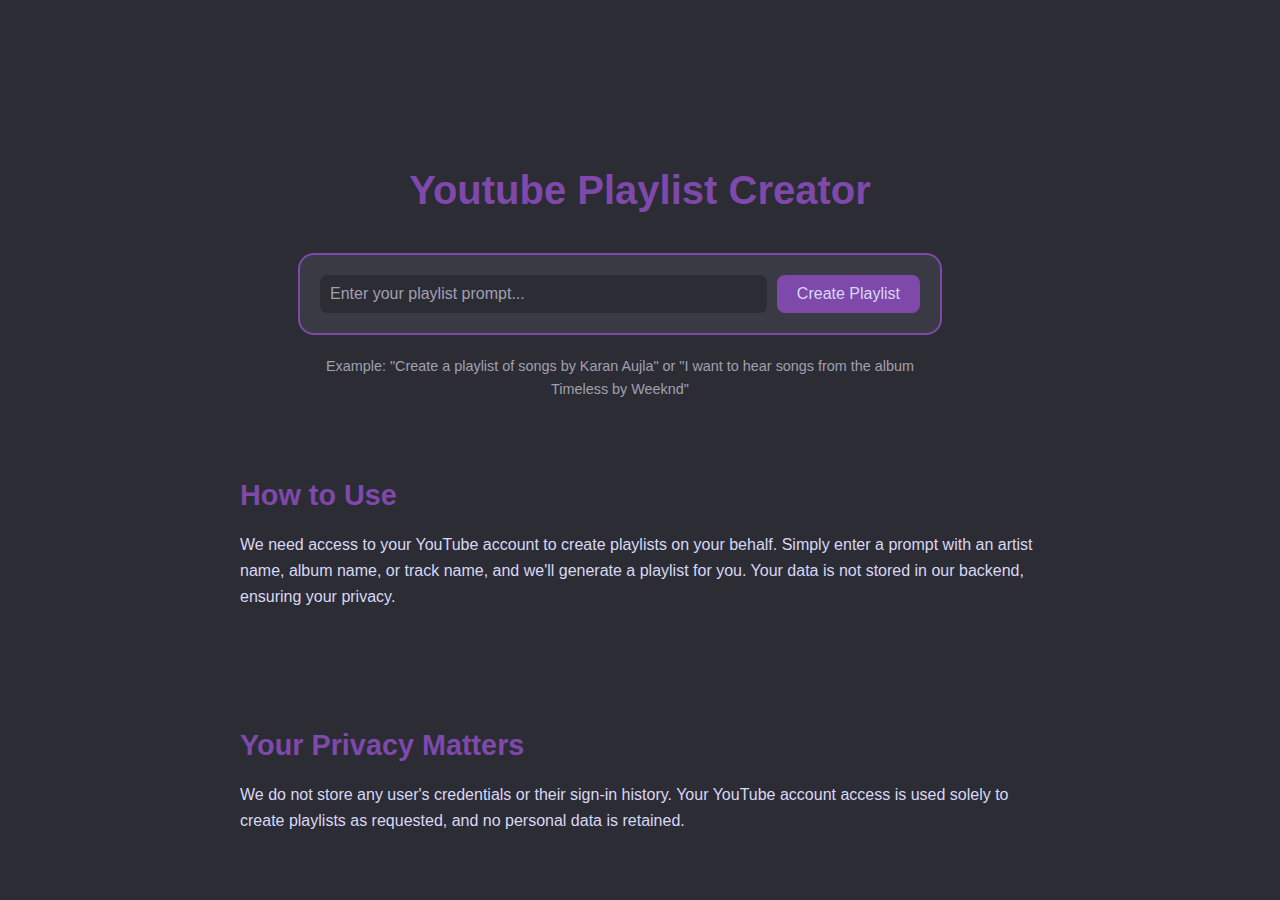
<file: frontend/index.html>
<!DOCTYPE html>
<html lang="en">
<head>
    <meta charset="UTF-8">
    <meta name="viewport" content="width=device-width, initial-scale=1.0">
    <title>YouTube Playlist Creator</title>
    <link rel="stylesheet" href="styles.css">
</head>
<body>
    <main>
        <div class="main">
        <h1>Youtube Playlist Creator</h1>
        <section class="prompt-section">
            <div class="prompt-box">
                <input type="text" id="promptInput" placeholder="Enter your playlist prompt...">
                <button onclick="handlePrompt()">Create Playlist</button>
            </div>
            <p class="example-text">Example: "Create a playlist of songs by Karan Aujla" or "I want to hear songs from the album Timeless by Weeknd"</p>
        </section>
        </div>
        <section class="info-section">
            <h2>How to Use</h2>
            <p>We need access to your YouTube account to create playlists on your behalf. Simply enter a prompt with an artist name, album name, or track name, and we'll generate a playlist for you. Your data is not stored in our backend, ensuring your privacy.</p>
        </section>
        <section class="privacy-section">
            <h2>Your Privacy Matters</h2>
            <p>We do not store any user's credentials or their sign-in history. Your YouTube account access is used solely to create playlists as requested, and no personal data is retained.</p>
        </section>
    </main>
    <script src="script.js"></script>
</body>
</html>
</file>
<file: frontend/styles.css>
body {
    background-color: #2C2C34;
    color: #D8D8F6;
    font-family: 'Roboto', sans-serif;
    margin: 0;
    padding: 0;
    display: flex;   
    flex-direction: column;
    align-items: center;
    min-height: 100vh;
    /* border: 2px solid red; */
}


.main{
    margin-top: 20%;
    /* border: 2px solid yellow; */
}


h1 {
    color: #7E49AB;
    width: 100%;
    font-size: 2.5em;
    text-align: center;
    font-weight: 700;
    /* border: 2px solid red; */
}

.prompt-section {
    display: flex;
    box-sizing: border-box;
    flex-direction: column;
    align-items: center;
    justify-content: center;
    text-align: center;
    width: 100%;
    max-width: 800px;
    margin-top: 40px;
    /* border: 2px solid red; */
}

.prompt-box {
    background-color: #3A3A44;
    border: 2px solid #7E49AB;
    border-radius: 16px;
    padding: 20px;
    display: flex;
    align-items: center;
    gap: 10px;
    width: 100%;
    max-width: 600px;
    /* border: 2px solid red; */
}

#promptInput {
    flex: 1;
    padding: 10px;
    border: none;
    border-radius: 8px;
    background-color: #2C2C34;
    color: #D8D8F6;
    font-size: 1em;
    outline: none;
}

#promptInput::placeholder {
    color: #A0A0B0;
}

button {
    background-color: #7E49AB;
    color: #D8D8F6;
    border: none;
    border-radius: 8px;
    padding: 10px 20px;
    font-size: 1em;
    cursor: pointer;
    transition: background-color 0.3s;
}

button:hover {
    background-color: #9B6BCF;
}

.example-text {
    margin-top: 20px;
    font-size: 0.9em;
    color: #A0A0B0;
    max-width: 600px;
}

.info-section, .privacy-section {
    padding: 40px 20px;
    max-width: 800px;
    width: 100%;
    text-align: left;
}

h2 {
    color: #7E49AB;
    font-size: 1.8em;
    margin-bottom: 20px;
}

p {
    color: #D8D8F6;
    font-size: 1em;
    line-height: 1.6;
}
</file>
